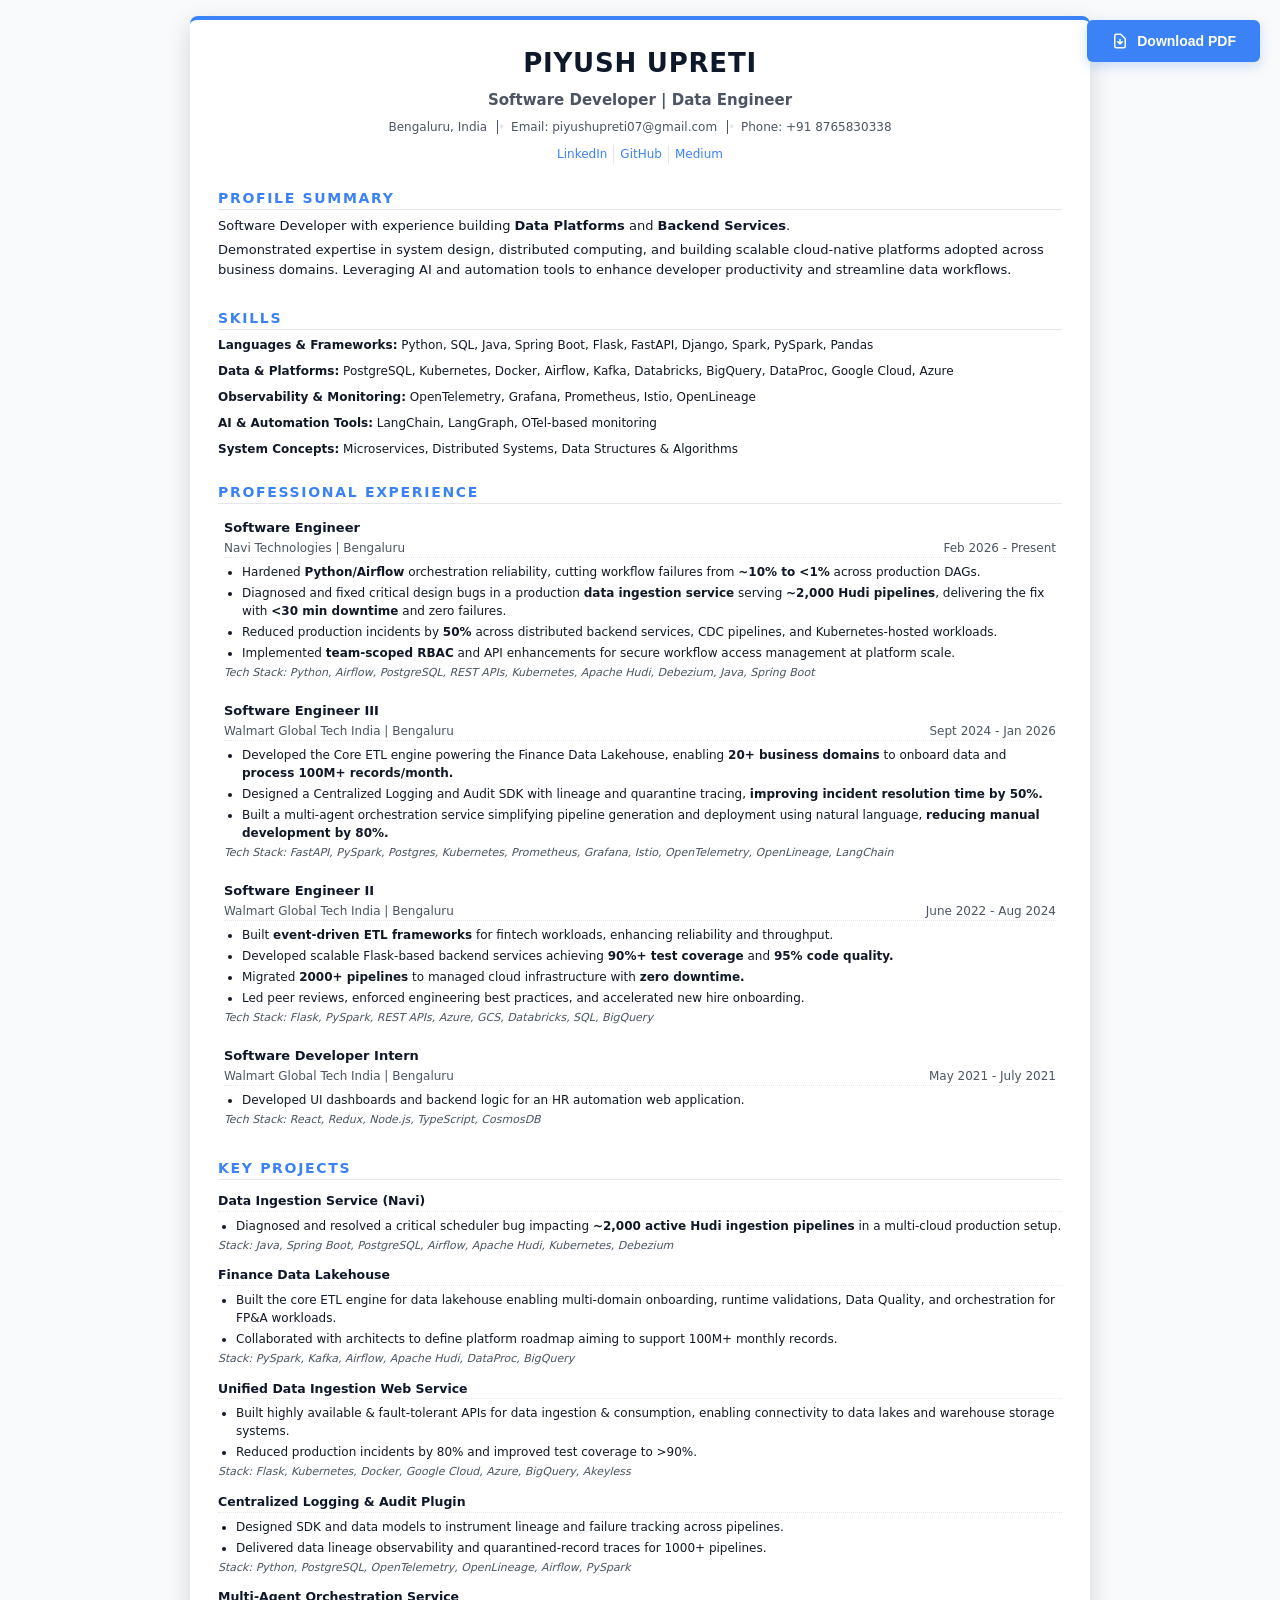
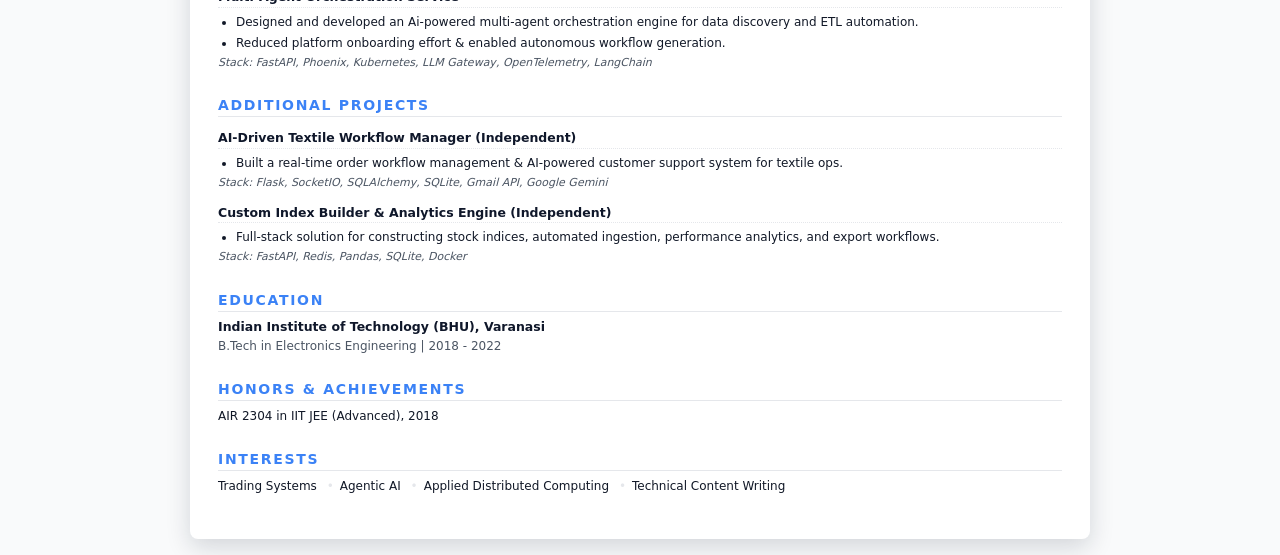
<file: resume/index.html>
<!DOCTYPE html>
<html lang="en">
<head>
  <meta charset="UTF-8" />
  <title>Piyush Upreti - Resume</title>
  <meta name="viewport" content="width=device-width, initial-scale=1" />
  <style>
    :root {
      --primary: #0f172a;   /* deep navy */
      --accent:  #3b82f6;   /* blue accent */
      --bg:      #f9fafb;
      --text:    #111827;
      --muted:   #4b5563;
      --border:  #e5e7eb;
    }

    * {
      box-sizing: border-box;
    }

    body {
      margin: 0;
      padding: 0;
      font-family: system-ui, -apple-system, BlinkMacSystemFont, "Segoe UI", sans-serif;
      background: var(--bg);
      color: var(--text);
      line-height: 1.5;
      font-size: 13px;
    }

    .page {
      max-width: 900px;
      margin: 16px auto;
      padding: 24px 28px;
      background: #ffffff;
      box-shadow: 0 8px 24px rgba(15, 23, 42, 0.16);
      border-radius: 8px;
      border-top: 4px solid var(--accent);
    }

    header {
      display: flex;
      align-items: center;
      flex-direction: column;
      gap: 6px;
      padding-bottom: 10px;
      margin-bottom: 10px;
    }

    .name {
      font-size: 26px;
      font-weight: 700;
      letter-spacing: 0.03em;
      color: var(--primary);
      text-transform: uppercase;
    }

    .title {
      font-size: 15px;
      font-weight: 600;
      color: var(--muted);
    }

    .meta-row {
      font-size: 12px;
      color: var(--muted);
    }

    .meta-row span + span::before {
      content: "•";
      margin: 0 6px;
      color: var(--border);
      border-left: 1px solid var(--muted)
    }

    .links {
      font-size: 12px;
      display: flex;
      flex-wrap: wrap;
      margin-top: 3px;
    }

    .links a {
      color: var(--accent);
      text-decoration: none;
      border-bottom: 1px solid transparent;
      padding: 0 6px;
  border-right: 1px solid var(--border);
    }

    .links a:last-child {
  border-right: none;
}

    .links a:hover {
      border-bottom-color: var(--accent);
    }

    h2.section-title {
      font-size: 14px;
      text-transform: uppercase;
      letter-spacing: 0.12em;
      margin: 14px 0 6px;
      /* display: inline-flex; */
      align-items: center;
      gap: 8px;
      font-weight: 600;
      color: var(--accent);
      border-bottom: 1px solid var(--border);
    }

    /* h2.section-title::before {
      content: "";
      width: 24px;
      height: 2px;
      border-radius: 999px;
      background: linear-gradient(to right, var(--accent), var(--primary));
      display: inline-block;
    } */


    .section {
      gap: 6px;
      /* border-bottom: 1px solid var(--border); */
      padding-bottom: 10px;
      margin-bottom: 10px;
    }

    .summary p {
      margin: 0 0 5px;
      color: var(--primary);
    }

    .skills-grid {
      display: grid;
      grid-template-columns: repeat(auto-fit, minmax(260px, 1fr));
      gap: 6px 20px;
      font-size: 12px;
    }

    .skills-list {
      display: flex;
      flex-direction: column;
      gap: 8px;
      font-size: 12px;
    }

    .skill-line strong {
      color: var(--text);
    }

    .experience-role {
      margin-top: 8px;
      padding: 6px 6px;
    }

    .role-header {
      display: flex;
      justify-content: space-between;
      align-items: baseline;
      gap: 10px;
      border-bottom: 1px dotted var(--border);
    }

    .role-title {
      font-weight: 600;
      font-size: 13px;
      color: var(--primary);
    }

    .role-meta {
      font-size: 12px;
      color: var(--muted);
      text-align: right;
      white-space: nowrap;
      align-self: end;
    }

    .company-line {
      font-size: 12px;
      color: var(--muted);
      margin-top: 1px;
    }

    ul.bullets {
      margin: 5px 0 3px 18px;
      padding: 0;
      font-size: 12px;
    }

    ul.bullets li {
      margin-bottom: 3px;
    }

    .tech-stack {
      font-size: 11px;
      color: var(--muted);
      margin-top: 2px;
      font-style: italic;
    }

    .project {
      margin-top: 6px;
      padding-top: 6px;

    }

    .project-title {
      font-weight: 600;
      font-size: 12.5px;
      color: var(--primary);
      border-bottom: 1px dotted var(--border);
    }

    .education-entry {
      font-size: 12px;
    }

    .education-entry .school {
      font-weight: 600;
      color: var(--primary);
      font-size: 12.5px;
    }

    .education-entry .degree {
      font-size: 12px;
      color: var(--muted);
    }

    .list-inline {
      font-size: 12px;
      margin-top: 3px;
    }

    .list-inline span + span::before {
      content: "•";
      margin: 0 6px;
      color: var(--border);
    }

    /* Print styling for 2-page PDF */
    @media print {
      body {
        background: #ffffff;
        margin: 0 !important;
        padding: 0 !important;
      }
      header {
        gap: 0;
        padding-bottom: 0;
        margin-bottom: 0;
      }
      .page {
        box-shadow: none;
        margin: 0 auto;
        border-radius: 0;
        max-width: 100%;
        padding: 3mm 10mm !important;
      }
      a {
        text-decoration: none;
        color: inherit;
      }
      .page-break {
        page-break-before: always;
        break-before: page;
      }
      /* Prevent awkward breaks and add spacing */

      .experience-role, .project {
        page-break-inside: avoid;
      }
      h2.section-title {
        margin: 6px 0 6px;
        page-break-after: avoid;
      }
      .skills-list {
        gap: 6px;
      }
    }

    @page {
      size: A4;
      margin: 3mm;
    }

    /* Download button styling */
    .download-btn {
      position: fixed;
      top: 20px;
      right: 20px;
      padding: 12px 24px;
      background: var(--accent);
      color: white;
      border: none;
      border-radius: 6px;
      font-size: 14px;
      font-weight: 600;
      cursor: pointer;
      box-shadow: 0 4px 12px rgba(59, 130, 246, 0.25);
      transition: all 0.2s ease;
      display: flex;
      align-items: center;
      gap: 8px;
      z-index: 1000;
    }

    .download-btn:hover {
      background: var(--primary);
      box-shadow: 0 6px 16px rgba(15, 23, 42, 0.3);
      transform: translateY(-2px);
    }

    .download-btn:active {
      transform: translateY(0);
    }

    .download-btn svg {
      width: 18px;
      height: 18px;
    }

    @media print {
      .download-btn {
        display: none !important;
      }
    }
  </style>
</head>
<body>
  <button class="download-btn" onclick="downloadPDF()" aria-label="Download Resume as PDF">
    <svg xmlns="http://www.w3.org/2000/svg" fill="none" viewBox="0 0 24 24" stroke="currentColor">
      <path stroke-linecap="round" stroke-linejoin="round" stroke-width="2" d="M12 10v6m0 0l-3-3m3 3l3-3m2 8H7a2 2 0 01-2-2V5a2 2 0 012-2h5.586a1 1 0 01.707.293l5.414 5.414a1 1 0 01.293.707V19a2 2 0 01-2 2z" />
    </svg>
    Download PDF
  </button>
  <script>
    function downloadPDF() {
      window.print();
    }
  </script>
  <div class="page">
    <header>
      <div class="name">PIYUSH UPRETI</div>
      <div class="title">Software Developer | Data Engineer</div>
      <div class="meta-row">
        <span>Bengaluru, India</span>
        <span>Email: piyushupreti07@gmail.com</span>
        <span>Phone: +91 8765830338</span>
      </div>
      <div class="links">
        <a href="https://www.linkedin.com/in/piyush-upreti" target="_blank" rel="noopener noreferrer">LinkedIn</a>
        <a href="https://github.com/Petrinax" target="_blank" rel="noopener noreferrer">GitHub</a>
        <a href="https://medium.com/@piyushupreti07" target="_blank" rel="noopener noreferrer">Medium</a>
      </div>
    </header>

    <section class="section">
      <h2 class="section-title">Profile Summary</h2>
      <div class="summary">
        <p>
          Software Developer with experience building <strong>Data Platforms</strong> and <strong>Backend Services</strong>.
        </p>
        <p>
          Demonstrated expertise in system design, distributed computing, and building scalable cloud-native platforms adopted across business domains.
          Leveraging AI and automation tools to enhance developer productivity and streamline data workflows.
        </p>
      </div>
    </section>

    <section class="section">
      <h2 class="section-title">Skills</h2>
      <div class="skills-list">
        <div class="skill-line">
          <strong>Languages & Frameworks:</strong>
          Python, SQL, Java, Spring Boot, Flask, FastAPI, Django, Spark, PySpark, Pandas
        </div>
        <div class="skill-line">
          <strong>Data & Platforms:</strong>
          PostgreSQL, Kubernetes, Docker, Airflow, Kafka, Databricks, BigQuery, DataProc, Google Cloud, Azure
        </div>
        <div class="skill-line">
          <strong>Observability & Monitoring:</strong>
          OpenTelemetry, Grafana, Prometheus, Istio, OpenLineage
        </div>
        <div class="skill-line">
          <strong>AI & Automation Tools:</strong>
          LangChain, LangGraph, OTel-based monitoring
        </div>
        <div class="skill-line">
          <strong>System Concepts:</strong>
          Microservices, Distributed Systems, Data Structures &amp; Algorithms
        </div>
      </div>
    </section>

    <section class="section">
      <h2 class="section-title">Professional Experience</h2>

      <div class="experience-role">
        <div class="role-header">
          <div>
            <div class="role-title">Software Engineer</div>
            <div class="company-line">Navi Technologies | Bengaluru</div>
          </div>
          <div class="role-meta">Feb 2026 - Present</div>
        </div>
        <ul class="bullets">
          <li>Hardened <strong>Python/Airflow</strong> orchestration reliability, cutting workflow failures from <strong>~10% to &lt;1%</strong> across production DAGs.</li>
          <li>Diagnosed and fixed critical design bugs in a production <strong>data ingestion service</strong> serving <strong>~2,000 Hudi pipelines</strong>, delivering the fix with <strong>&lt;30 min downtime</strong> and zero failures.</li>
          <li>Reduced production incidents by <strong>50%</strong> across distributed backend services, CDC pipelines, and Kubernetes-hosted workloads.</li>
          <li>Implemented <strong>team-scoped RBAC</strong> and API enhancements for secure workflow access management at platform scale.</li>
        </ul>
        <div class="tech-stack">
          Tech Stack: Python, Airflow, PostgreSQL, REST APIs, Kubernetes, Apache Hudi, Debezium, Java, Spring Boot
        </div>
      </div>

      <div class="experience-role">
        <div class="role-header">
          <div>
            <div class="role-title">Software Engineer III</div>
            <div class="company-line">Walmart Global Tech India | Bengaluru</div>
          </div>
          <div class="role-meta">Sept 2024 - Jan 2026</div>
        </div>
        <ul class="bullets">
          <li>Developed the Core ETL engine powering the Finance Data Lakehouse, enabling <strong>20+ business domains</strong> to onboard data and <strong>process 100M+ records/month.</strong></li>
          <li>Designed a Centralized Logging and Audit SDK with lineage and quarantine tracing, <strong>improving incident resolution time by 50%.</strong></li>
          <li>Built a multi-agent orchestration service simplifying pipeline generation and deployment using natural language, <strong>reducing manual development by 80%.</strong></li>
        </ul>
        <div class="tech-stack">
          Tech Stack: FastAPI, PySpark, Postgres, Kubernetes, Prometheus, Grafana, Istio, OpenTelemetry, OpenLineage, LangChain
        </div>
      </div>

      <div class="experience-role">
        <div class="role-header">
          <div>
            <div class="role-title">Software Engineer II</div>
            <div class="company-line">Walmart Global Tech India | Bengaluru</div>
          </div>
          <div class="role-meta">June 2022 - Aug 2024</div>
        </div>
        <ul class="bullets">
          <li>Built <strong>event-driven ETL frameworks</strong> for fintech workloads, enhancing reliability and throughput.</li>
          <li>Developed scalable Flask-based backend services achieving <strong>90%+ test coverage</strong> and <strong>95% code quality.</strong></li>
          <li>Migrated <strong>2000+ pipelines</strong> to managed cloud infrastructure with <strong>zero downtime.</strong></li>
          <li>Led peer reviews, enforced engineering best practices, and accelerated new hire onboarding.</li>
        </ul>
        <div class="tech-stack">
          Tech Stack: Flask, PySpark, REST APIs, Azure, GCS, Databricks, SQL, BigQuery
        </div>
      </div>

      <div class="experience-role">
        <div class="role-header">
          <div>
            <div class="role-title">Software Developer Intern</div>
            <div class="company-line">Walmart Global Tech India | Bengaluru</div>
          </div>
          <div class="role-meta">May 2021 - July 2021</div>
        </div>
        <ul class="bullets">
          <li>Developed UI dashboards and backend logic for an HR automation web application.</li>
        </ul>
        <div class="tech-stack">
          Tech Stack: React, Redux, Node.js, TypeScript, CosmosDB
        </div>
      </div>
    </section>

    <!-- PAGE BREAK HERE FOR PRINT -->
<!--    <section class="section page-break">-->
    <section class="section">
      <h2 class="section-title">Key Projects</h2>

      <div class="project">
        <div class="project-title">Data Ingestion Service (Navi)</div>
        <ul class="bullets">
          <li>Diagnosed and resolved a critical scheduler bug impacting <strong>~2,000 active Hudi ingestion pipelines</strong> in a multi-cloud production setup.</li>
        </ul>
        <div class="tech-stack">
          Stack: Java, Spring Boot, PostgreSQL, Airflow, Apache Hudi, Kubernetes, Debezium
        </div>
      </div>

      <div class="project">
        <div class="project-title">Finance Data Lakehouse</div>
        <ul class="bullets">
          <li>Built the core ETL engine for data lakehouse enabling multi-domain onboarding, runtime validations, Data Quality, and orchestration for FP&A workloads.</li>
          <li>Collaborated with architects to define platform roadmap aiming to support 100M+ monthly records.</li>
        </ul>
        <div class="tech-stack">
          Stack: PySpark, Kafka, Airflow, Apache Hudi, DataProc, BigQuery
        </div>
      </div>

      <div class="project">
        <div class="project-title">Unified Data Ingestion Web Service</div>
        <ul class="bullets">
          <li>Built highly available & fault-tolerant APIs for data ingestion & consumption, enabling connectivity to data lakes and warehouse storage systems.</li>
          <li>Reduced production incidents by 80% and improved test coverage to &gt;90%.</li>
        </ul>
        <div class="tech-stack">
          Stack: Flask, Kubernetes, Docker, Google Cloud, Azure, BigQuery, Akeyless
        </div>
      </div>

     <div class="project">
        <div class="project-title">Centralized Logging &amp; Audit Plugin</div>
        <ul class="bullets">
          <li>Designed SDK and data models to instrument lineage and failure tracking across pipelines.</li>
          <li>Delivered data lineage observability and quarantined-record traces for 1000+ pipelines.</li>
        </ul>
        <div class="tech-stack">
          Stack: Python, PostgreSQL, OpenTelemetry, OpenLineage, Airflow, PySpark
        </div>
      </div>

      <div class="project">
        <div class="project-title">Multi-Agent Orchestration Service</div>
        <ul class="bullets">
          <li>Designed and developed an Ai-powered multi-agent orchestration engine for data discovery and ETL automation.</li>
          <li>Reduced platform onboarding effort & enabled autonomous workflow generation.</li>
        </ul>
        <div class="tech-stack">
          Stack: FastAPI, Phoenix, Kubernetes, LLM Gateway, OpenTelemetry, LangChain
        </div>
      </div>
    </section>

    <section class="section">
      <h2 class="section-title">Additional Projects</h2>

      <div class="project">
        <div class="project-title">AI-Driven Textile Workflow Manager (Independent)</div>
        <ul class="bullets">
          <li>Built a real-time order workflow management & AI-powered customer support system for textile ops.</li>
        </ul>
        <div class="tech-stack">
          Stack: Flask, SocketIO, SQLAlchemy, SQLite, Gmail API, Google Gemini
        </div>
      </div>

      <div class="project">
        <div class="project-title">Custom Index Builder &amp; Analytics Engine (Independent)</div>
        <ul class="bullets">
          <li>Full-stack solution for constructing stock indices, automated ingestion, performance analytics, and export workflows.</li>
        </ul>
        <div class="tech-stack">
          Stack: FastAPI, Redis, Pandas, SQLite, Docker
        </div>
      </div>

    </section>

    <section class="section">
      <h2 class="section-title">Education</h2>
      <div class="education-entry">
        <div class="school">Indian Institute of Technology (BHU), Varanasi</div>
        <div class="degree">B.Tech in Electronics Engineering | 2018 - 2022</div>
      </div>
    </section>

    <section class="section">
      <h2 class="section-title">Honors &amp; Achievements</h2>
      <div class="list-inline">
        <span>AIR 2304 in IIT JEE (Advanced), 2018</span>
      </div>
    </section>

    <section class="section">
      <h2 class="section-title">Interests</h2>
      <div class="list-inline">
        <span>Trading Systems</span>
        <span>Agentic AI</span>
        <span>Applied Distributed Computing</span>
        <span>Technical Content Writing</span>
      </div>
    </section>
  </div>
</body>
</html>
</file>
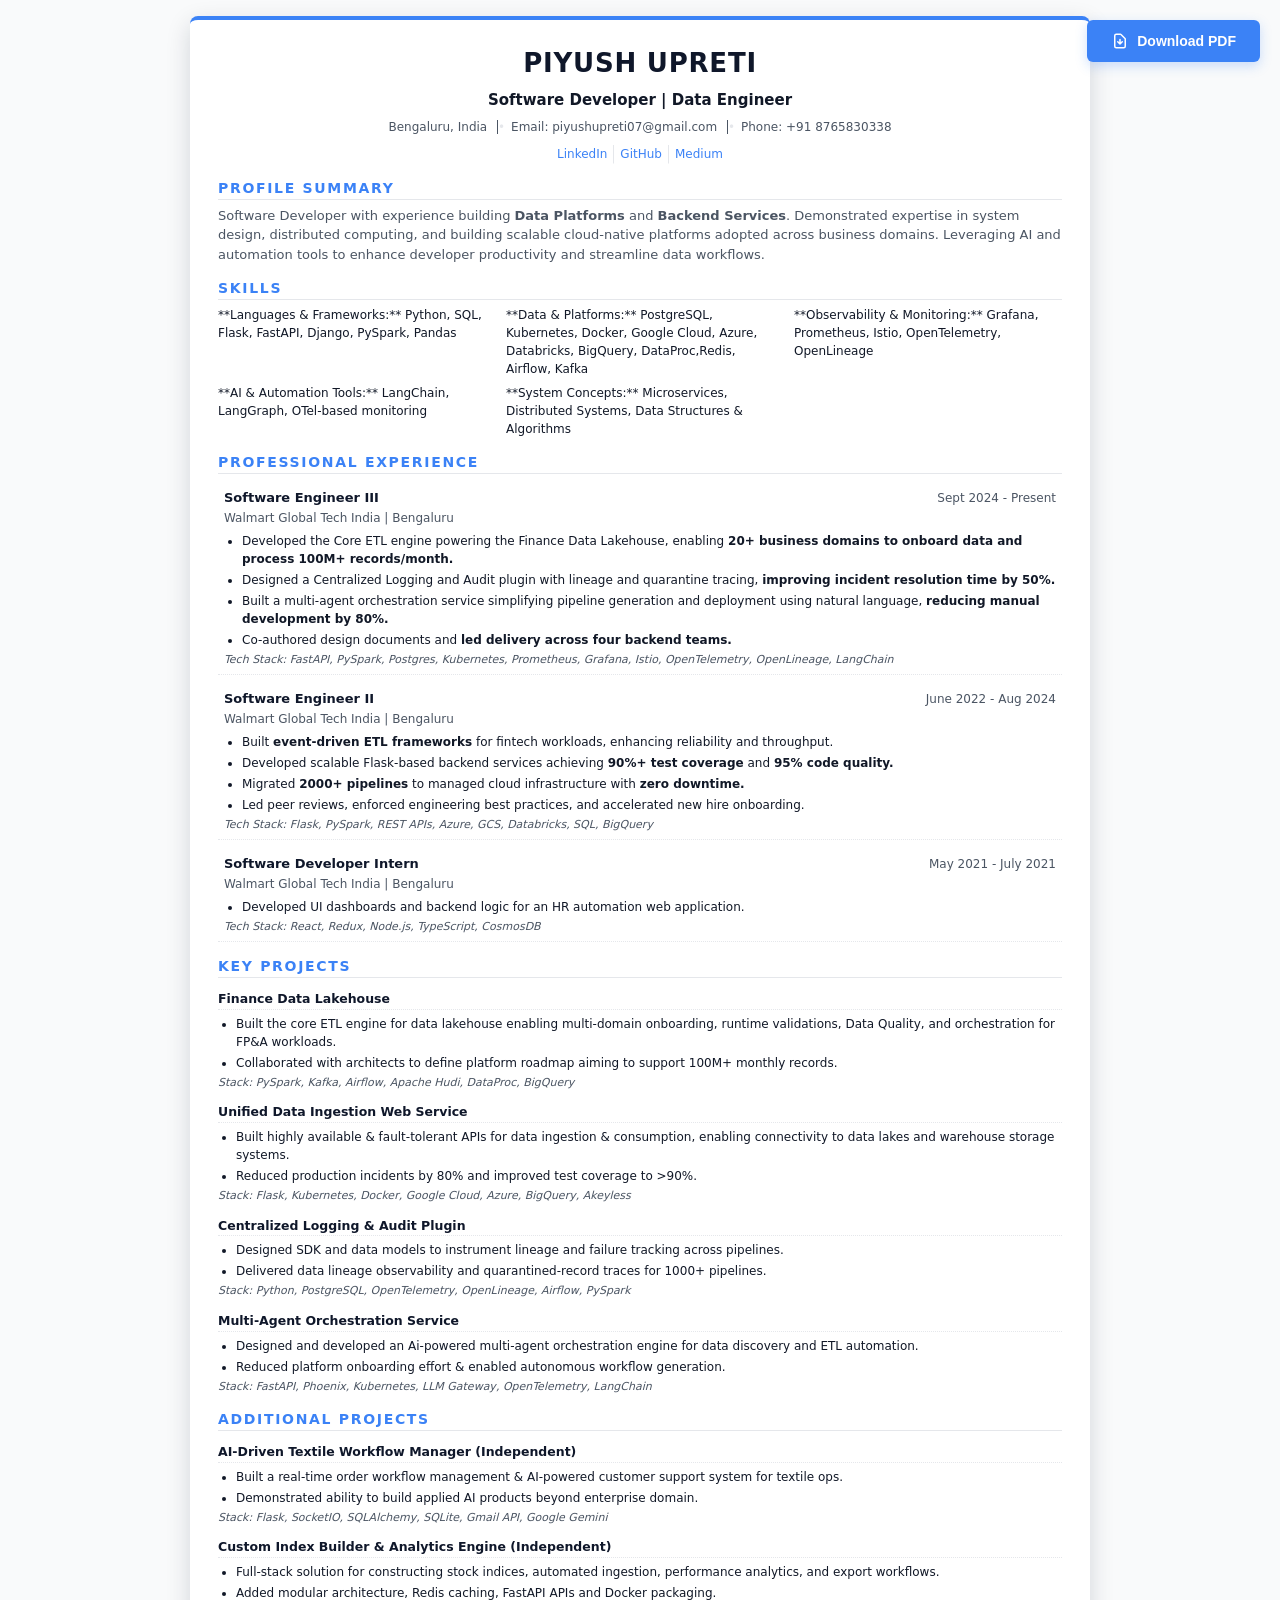
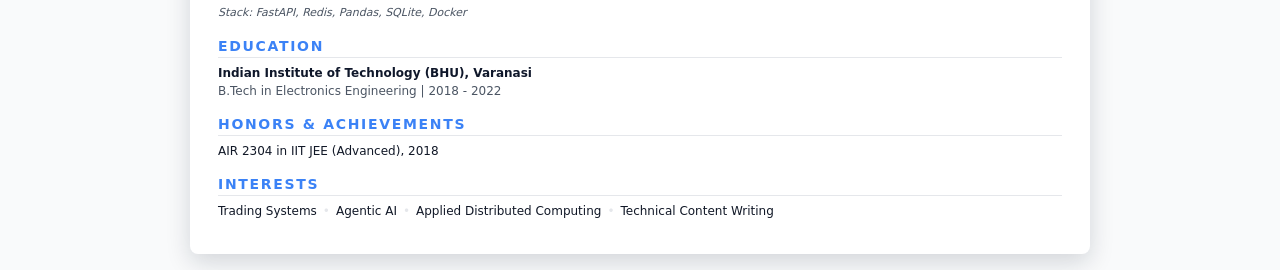
<file: resume_auto.html>
<!DOCTYPE html>
<html lang="en">
<head>
  <meta charset="UTF-8" />
  <title>Piyush Upreti - Resume</title>
  <meta name="viewport" content="width=device-width, initial-scale=1" />
  <style>
    :root {
      --primary: #0f172a;   /* deep navy */
      --accent:  #3b82f6;   /* blue accent */
      --bg:      #f9fafb;
      --text:    #111827;
      --muted:   #4b5563;
      --border:  #e5e7eb;
    }

    * {
      box-sizing: border-box;
    }

    body {
      margin: 0;
      padding: 0;
      font-family: system-ui, -apple-system, BlinkMacSystemFont, "Segoe UI", sans-serif;
      background: var(--bg);
      color: var(--text);
      line-height: 1.5;
      font-size: 13px;
    }

    .page {
      max-width: 900px;
      margin: 16px auto;
      padding: 24px 28px;
      background: #ffffff;
      box-shadow: 0 8px 24px rgba(15, 23, 42, 0.16);
      border-radius: 8px;
      border-top: 4px solid var(--accent);
    }

    header {
      display: flex;
      align-items: center;
      flex-direction: column;
      gap: 6px;
<!--      border-bottom: 1px solid var(&#45;&#45;border);-->
      padding-bottom: 10px;
      margin-bottom: 10px;
    }

    .name {
      font-size: 26px;
      font-weight: 700;
      letter-spacing: 0.03em;
      color: var(--primary);
      text-transform: uppercase;
    }

    .title {
      font-size: 15px;
      font-weight: 600;
      color: var(--navy);
    }

    .meta-row {
      font-size: 12px;
      color: var(--muted);
    }

    .meta-row span + span::before {
      content: "•";
      margin: 0 6px;
      color: var(--border);
      border-left: 1px solid var(--muted)
    }

    .links {
      font-size: 12px;
      display: flex;
      flex-wrap: wrap;
      margin-top: 3px;
    }

    .links a {
      color: var(--accent);
      text-decoration: none;
      border-bottom: 1px solid transparent;
      padding: 0 6px;
  border-right: 1px solid var(--border);
    }

    .links a:last-child {
  border-right: none;
}

    .links a:hover {
      border-bottom-color: var(--accent);
    }

    h2.section-title {
      font-size: 14px;
      text-transform: uppercase;
      letter-spacing: 0.12em;
      margin: 14px 0 6px;
<!--      display: inline-flex;-->
      align-items: center;
      gap: 8px;
      font-weight: 600;
      color: var(--accent);
      border-bottom: 1px solid var(--border);
    }

<!--    h2.section-title::before {-->
<!--      content: "";-->
<!--      width: 24px;-->
<!--      height: 2px;-->
<!--      border-radius: 999px;-->
<!--      background: linear-gradient(to right, var(&#45;&#45;accent), var(&#45;&#45;primary));-->
<!--      display: inline-block;-->
<!--    }-->


    .section {
      gap: 6px;
<!--      border-bottom: 1px solid var(&#45;&#45;border);-->
      padding-bottom: 10px;
      margin-bottom: 10px;
    }

    .summary p {
      margin: 0 0 5px;
      color: var(--muted);
    }

    .skills-grid {
      display: grid;
      grid-template-columns: repeat(auto-fit, minmax(260px, 1fr));
      gap: 6px 20px;
      font-size: 12px;
    }

    .skill-line strong {
      color: var(--primary);
    }

    .experience-role {
      margin-top: 8px;
      padding: 6px 6px;
      border-bottom: 1px dotted var(--border);
    }

    .role-header {
      display: flex;
      justify-content: space-between;
      align-items: baseline;
      gap: 10px;
    }

    .role-title {
      font-weight: 600;
      font-size: 13px;
      color: var(--primary);
    }

    .role-meta {
      font-size: 12px;
      color: var(--muted);
      text-align: right;
      white-space: nowrap;
    }

    .company-line {
      font-size: 12px;
      color: var(--muted);
      margin-top: 1px;
    }

    ul.bullets {
      margin: 5px 0 3px 18px;
      padding: 0;
      font-size: 12px;
    }

    ul.bullets li {
      margin-bottom: 3px;
    }

    .tech-stack {
      font-size: 11px;
      color: var(--muted);
      margin-top: 2px;
      font-style: italic;
    }

    .project {
      margin-top: 6px;
      padding-top: 6px;

    }

    .project-title {
      font-weight: 600;
      font-size: 12.5px;
      color: var(--primary);
      border-bottom: 1px dotted var(--border);
    }

    .education-entry {
      font-size: 12px;
    }

    .education-entry .school {
      font-weight: 600;
      color: var(--primary);
    }

    .education-entry .degree {
      font-size: 12px;
      color: var(--muted);
    }

    .list-inline {
      font-size: 12px;
      margin-top: 3px;
    }

    .list-inline span + span::before {
      content: "•";
      margin: 0 6px;
      color: var(--border);
    }

    /* Print styling for 2-page PDF */
    @media print {
      body {
        background: #ffffff;
        margin: 0 !important;
        padding: 0 !important;
      }
      .page {
        box-shadow: none;
        margin: 0 auto;
        border-radius: 0;
        max-width: 100%;
        padding: 10mm 12mm !important;
      }
      a {
        text-decoration: none;
        color: inherit;
      }
      .page-break {
        page-break-before: always;
        break-before: page;
      }
    }

    @page {
      size: A4;
      margin: 0;
    }

    /* Download button styling */
    .download-btn {
      position: fixed;
      top: 20px;
      right: 20px;
      padding: 12px 24px;
      background: var(--accent);
      color: white;
      border: none;
      border-radius: 6px;
      font-size: 14px;
      font-weight: 600;
      cursor: pointer;
      box-shadow: 0 4px 12px rgba(59, 130, 246, 0.25);
      transition: all 0.2s ease;
      display: flex;
      align-items: center;
      gap: 8px;
      z-index: 1000;
    }

    .download-btn:hover {
      background: var(--primary);
      box-shadow: 0 6px 16px rgba(15, 23, 42, 0.3);
      transform: translateY(-2px);
    }

    .download-btn:active {
      transform: translateY(0);
    }

    .download-btn svg {
      width: 18px;
      height: 18px;
    }

    @media print {
      .download-btn {
        display: none !important;
      }
    }
  </style>
</head>
<body>
  <button class="download-btn" onclick="downloadPDF()" aria-label="Download Resume as PDF">
    <svg xmlns="http://www.w3.org/2000/svg" fill="none" viewBox="0 0 24 24" stroke="currentColor">
      <path stroke-linecap="round" stroke-linejoin="round" stroke-width="2" d="M12 10v6m0 0l-3-3m3 3l3-3m2 8H7a2 2 0 01-2-2V5a2 2 0 012-2h5.586a1 1 0 01.707.293l5.414 5.414a1 1 0 01.293.707V19a2 2 0 01-2 2z" />
    </svg>
    Download PDF
  </button>

  <div id="resume-container" class="page">
    <!-- Content will be dynamically loaded here -->
  </div>

  <script>
    function downloadPDF() {
      window.print();
    }

    // Markdown parser and renderer
    async function loadResume() {
      try {
        const response = await fetch('resume.md');
        const markdown = await response.text();
        const resumeData = parseMarkdown(markdown);
        renderResume(resumeData);
      } catch (error) {
        console.error('Error loading resume:', error);
        document.getElementById('resume-container').innerHTML =
          '<p style="color: red; padding: 20px;">Error loading resume data. Please ensure resume.md is in the same directory.</p>';
      }
    }

    function parseMarkdown(markdown) {
      const lines = markdown.split('\n');
      const data = {
        name: '',
        title: '',
        contact: {},
        links: [],
        summary: [],
        skills: [],
        experience: [],
        keyProjects: [],
        additionalProjects: [],
        education: {},
        honors: [],
        interests: []
      };

      let currentSection = '';
      let currentExperience = null;
      let currentProject = null;
      let i = 0;

      while (i < lines.length) {
        const line = lines[i].trim();

        // Name (# heading)
        if (line.startsWith('# ')) {
          data.name = line.replace('# ', '').trim();
        }
        // Title (bold text after name)
        else if (line.startsWith('**') && !data.title && line.endsWith('**')) {
          data.title = line.replace(/\*\*/g, '').trim();
        }
        // Contact info
        else if (line.startsWith('**Location:**')) {
          data.contact.location = line.replace('**Location:**', '').replace(/\\/g, '').trim();
        }
        else if (line.startsWith('**Email:**')) {
          data.contact.email = line.replace('**Email:**', '').replace(/\\/g, '').trim();
        }
        else if (line.startsWith('**Phone:**')) {
          data.contact.phone = line.replace('**Phone:**', '').replace(/\\/g, '').trim();
        }
        // Links
        else if (line.includes('[LinkedIn]') || line.includes('[GitHub]') || line.includes('[Medium]')) {
          const linkMatches = line.matchAll(/\[([^\]]+)\]\(([^)]+)\)/g);
          for (const match of linkMatches) {
            data.links.push({ text: match[1], url: match[2] });
          }
        }
        // Section headers (## heading)
        else if (line.startsWith('## ')) {
          // Push current experience or project before changing section
          if (currentExperience) {
            data.experience.push(currentExperience);
            currentExperience = null;
          }
          if (currentProject) {
            if (currentSection === 'KEY PROJECTS') {
              data.keyProjects.push(currentProject);
            } else if (currentSection === 'ADDITIONAL PROJECTS') {
              data.additionalProjects.push(currentProject);
            }
            currentProject = null;
          }
          currentSection = line.replace('## ', '').trim();
        }
        // Experience role (### heading)
        else if (line.startsWith('### ') && currentSection === 'PROFESSIONAL EXPERIENCE') {
          if (currentExperience) {
            data.experience.push(currentExperience);
          }
          currentExperience = {
            title: line.replace('### ', '').trim(),
            company: '',
            date: '',
            bullets: [],
            techStack: ''
          };
        }
        // Project title (### heading)
        else if (line.startsWith('### ') && (currentSection === 'KEY PROJECTS' || currentSection === 'ADDITIONAL PROJECTS')) {
          if (currentProject) {
            if (currentSection === 'KEY PROJECTS') {
              data.keyProjects.push(currentProject);
            } else {
              data.additionalProjects.push(currentProject);
            }
          }
          currentProject = {
            title: line.replace('### ', '').trim(),
            bullets: [],
            techStack: ''
          };
        }
        // Content based on current section
        else if (line) {
          if (currentSection === 'PROFILE SUMMARY') {
            if (!line.startsWith('**') && line.length > 10) {
              data.summary.push(line);
            }
          }
          else if (currentSection === 'SKILLS') {
            if (line.startsWith('**')) {
              data.skills.push(line);
            }
          }
          else if (currentSection === 'PROFESSIONAL EXPERIENCE' && currentExperience) {
            if (line.includes(' | ') && !currentExperience.company) {
              const parts = line.split(' | ');
              currentExperience.company = parts[0].trim();
              currentExperience.location = parts[1] ? parts[1].trim() : '';
              currentExperience.date = parts[2] ? parts[2].trim() : '';
            }
            else if (line.startsWith('- ')) {
              currentExperience.bullets.push(line.replace('- ', '').trim());
            }
            else if (line.startsWith('**Tech Stack:**')) {
              currentExperience.techStack = line.replace('**Tech Stack:**', '').trim();
            }
          }
          else if ((currentSection === 'KEY PROJECTS' || currentSection === 'ADDITIONAL PROJECTS') && currentProject) {
            if (line.startsWith('- ')) {
              currentProject.bullets.push(line.replace('- ', '').trim());
            }
            else if (line.startsWith('**Stack:**')) {
              currentProject.techStack = line.replace('**Stack:**', '').trim();
            }
          }
          else if (currentSection === 'EDUCATION') {
            if (line.startsWith('**')) {
              data.education.school = line.replace(/\*\*/g, '').trim();
            } else if (line.includes('|')) {
              const parts = line.split('|');
              data.education.degree = parts[0].trim();
              data.education.year = parts[1] ? parts[1].trim() : '';
            }
          }
          else if (currentSection === 'HONORS & ACHIEVEMENTS') {
            if (line.startsWith('- ')) {
              data.honors.push(line.replace('- ', '').trim());
            }
          }
          else if (currentSection === 'INTERESTS') {
            if (line && !line.startsWith('#')) {
              const interests = line.split(',').map(s => s.trim()).filter(s => s);
              data.interests.push(...interests);
            }
          }
        }

        i++;
      }

      // Push last experience or project
      if (currentExperience) {
        data.experience.push(currentExperience);
      }
      if (currentProject) {
        if (currentSection === 'KEY PROJECTS') {
          data.keyProjects.push(currentProject);
        } else {
          data.additionalProjects.push(currentProject);
        }
      }

      return data;
    }

    function escapeHtml(text) {
      const div = document.createElement('div');
      div.textContent = text;
      return div.innerHTML;
    }

    function formatText(text) {
      // Convert **text** to <strong>text</strong>
      return text.replace(/\*\*([^*]+)\*\*/g, '<strong>$1</strong>');
    }

    function renderResume(data) {
      const container = document.getElementById('resume-container');

      let html = `
        <header>
          <div class="name">${escapeHtml(data.name)}</div>
          <div class="title">${escapeHtml(data.title)}</div>
          <div class="meta-row">
            ${data.contact.location ? `<span>${escapeHtml(data.contact.location)}</span>` : ''}
            ${data.contact.email ? `<span>Email: ${escapeHtml(data.contact.email)}</span>` : ''}
            ${data.contact.phone ? `<span>Phone: ${escapeHtml(data.contact.phone)}</span>` : ''}
          </div>
          <div class="links">
            ${data.links.map(link => `<a href="${escapeHtml(link.url)}" target="_blank" rel="noopener noreferrer">${escapeHtml(link.text)}</a>`).join('')}
          </div>
        </header>

        <section class="section">
          <h2 class="section-title">Profile Summary</h2>
          <div class="summary">
            ${data.summary.map(p => `<p>${formatText(escapeHtml(p))}</p>`).join('')}
          </div>
        </section>

        <section class="section">
          <h2 class="section-title">Skills</h2>
          <div class="skills-grid">
            ${data.skills.map(skill => {
              const [label, ...rest] = skill.split(':');
              const content = rest.join(':');
              return `<div class="skill-line">${formatText(escapeHtml(label))}:${escapeHtml(content)}</div>`;
            }).join('')}
          </div>
        </section>

        <section class="section">
          <h2 class="section-title">Professional Experience</h2>
          ${data.experience.map(exp => `
            <div class="experience-role">
              <div class="role-header">
                <div>
                  <div class="role-title">${escapeHtml(exp.title)}</div>
                  <div class="company-line">${escapeHtml(exp.company)}${exp.location ? ' | ' + escapeHtml(exp.location) : ''}</div>
                </div>
                <div class="role-meta">${escapeHtml(exp.date)}</div>
              </div>
              <ul class="bullets">
                ${exp.bullets.map(bullet => `<li>${formatText(escapeHtml(bullet))}</li>`).join('')}
              </ul>
              ${exp.techStack ? `<div class="tech-stack">Tech Stack: ${escapeHtml(exp.techStack)}</div>` : ''}
            </div>
          `).join('')}
        </section>

        <section class="section page-break">
          <h2 class="section-title">Key Projects</h2>
          ${data.keyProjects.map(proj => `
            <div class="project">
              <div class="project-title">${escapeHtml(proj.title)}</div>
              <ul class="bullets">
                ${proj.bullets.map(bullet => `<li>${formatText(escapeHtml(bullet))}</li>`).join('')}
              </ul>
              ${proj.techStack ? `<div class="tech-stack">Stack: ${escapeHtml(proj.techStack)}</div>` : ''}
            </div>
          `).join('')}
        </section>

        ${data.additionalProjects.length > 0 ? `
        <section class="section">
          <h2 class="section-title">Additional Projects</h2>
          ${data.additionalProjects.map(proj => `
            <div class="project">
              <div class="project-title">${escapeHtml(proj.title)}</div>
              <ul class="bullets">
                ${proj.bullets.map(bullet => `<li>${formatText(escapeHtml(bullet))}</li>`).join('')}
              </ul>
              ${proj.techStack ? `<div class="tech-stack">Stack: ${escapeHtml(proj.techStack)}</div>` : ''}
            </div>
          `).join('')}
        </section>
        ` : ''}

        ${data.education.school ? `
        <section class="section">
          <h2 class="section-title">Education</h2>
          <div class="education-entry">
            <div class="school"><strong>${escapeHtml(data.education.school)}</strong></div>
            <div class="degree">${escapeHtml(data.education.degree)} | ${escapeHtml(data.education.year)}</div>
          </div>
        </section>
        ` : ''}

        ${data.honors.length > 0 ? `
        <section class="section">
          <h2 class="section-title">Honors &amp; Achievements</h2>
          <div class="list-inline">
            ${data.honors.map(honor => `<span>${escapeHtml(honor)}</span>`).join('')}
          </div>
        </section>
        ` : ''}

        ${data.interests.length > 0 ? `
        <section class="section">
          <h2 class="section-title">Interests</h2>
          <div class="list-inline">
            ${data.interests.map(interest => `<span>${escapeHtml(interest)}</span>`).join('')}
          </div>
        </section>
        ` : ''}
      `;

      container.innerHTML = html;
    }

    // Load resume on page load
    document.addEventListener('DOMContentLoaded', loadResume);
  </script>
</body>
</html>
</file>
